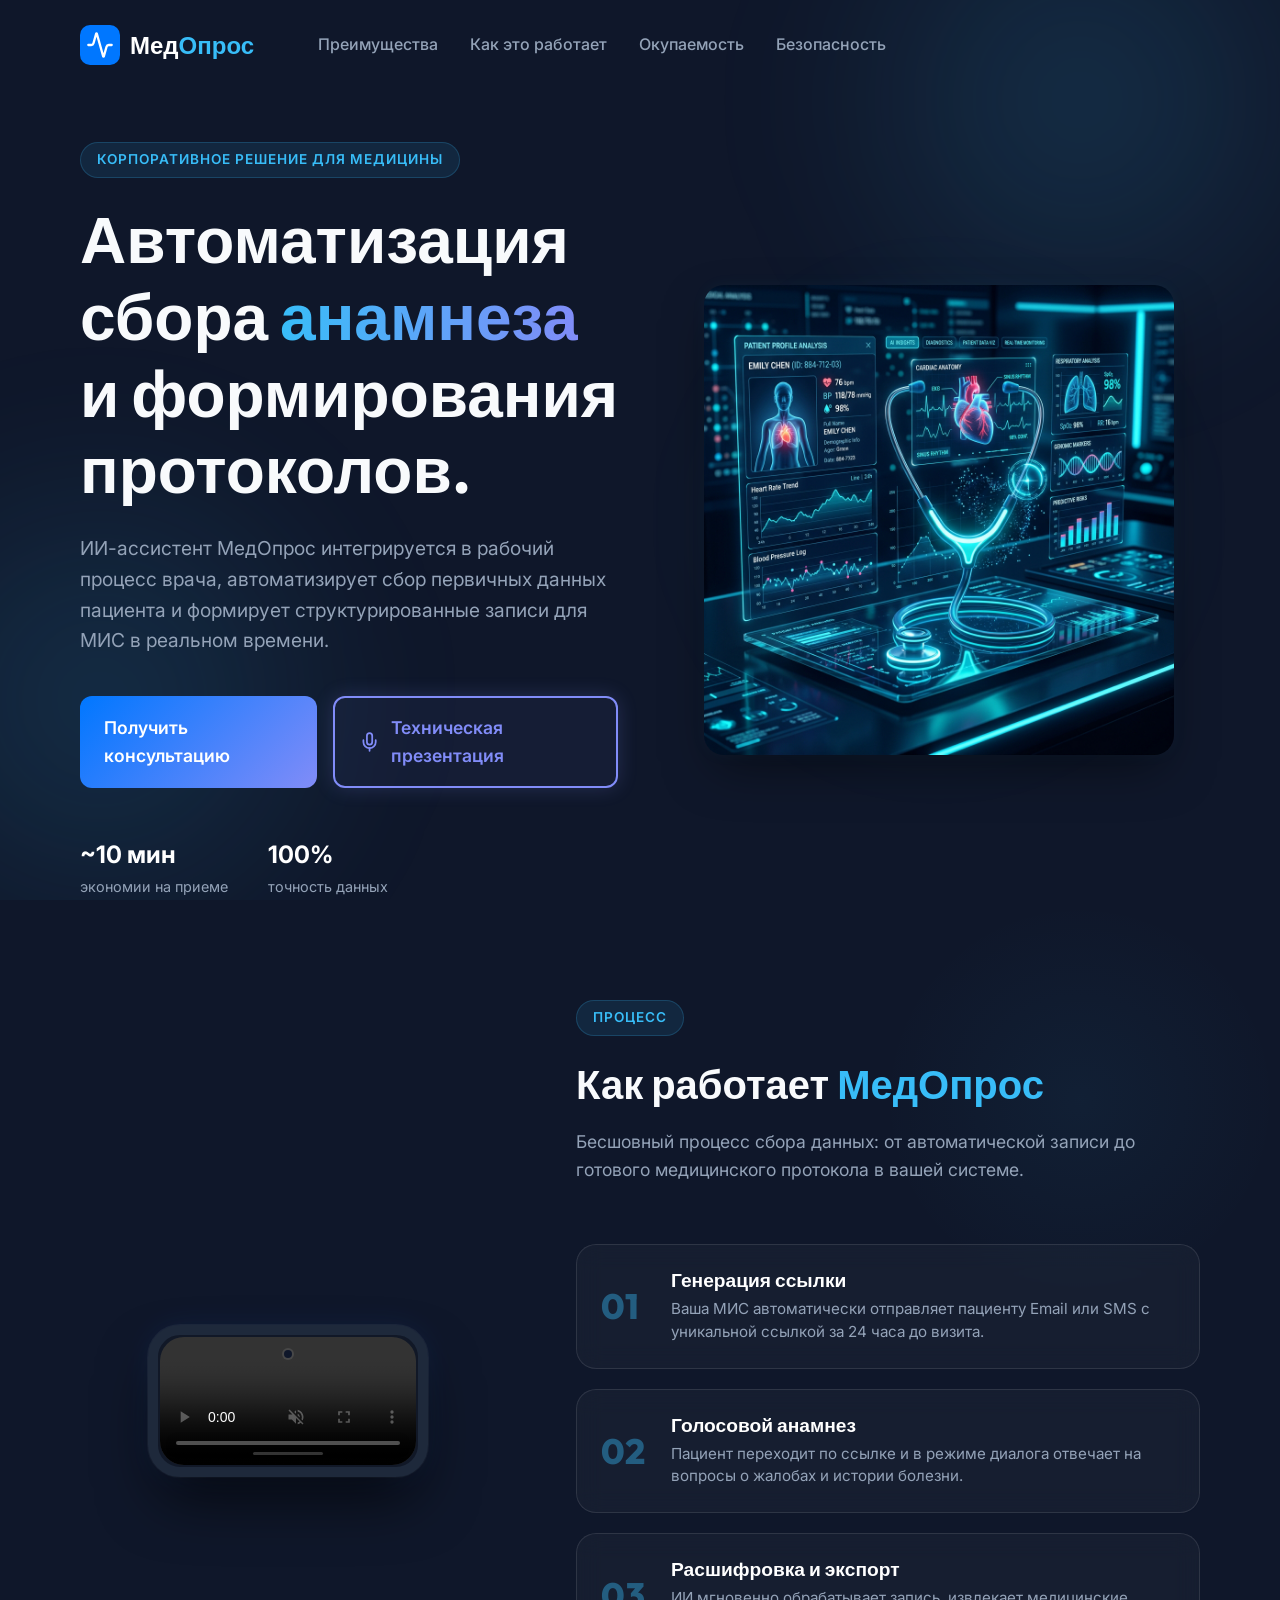
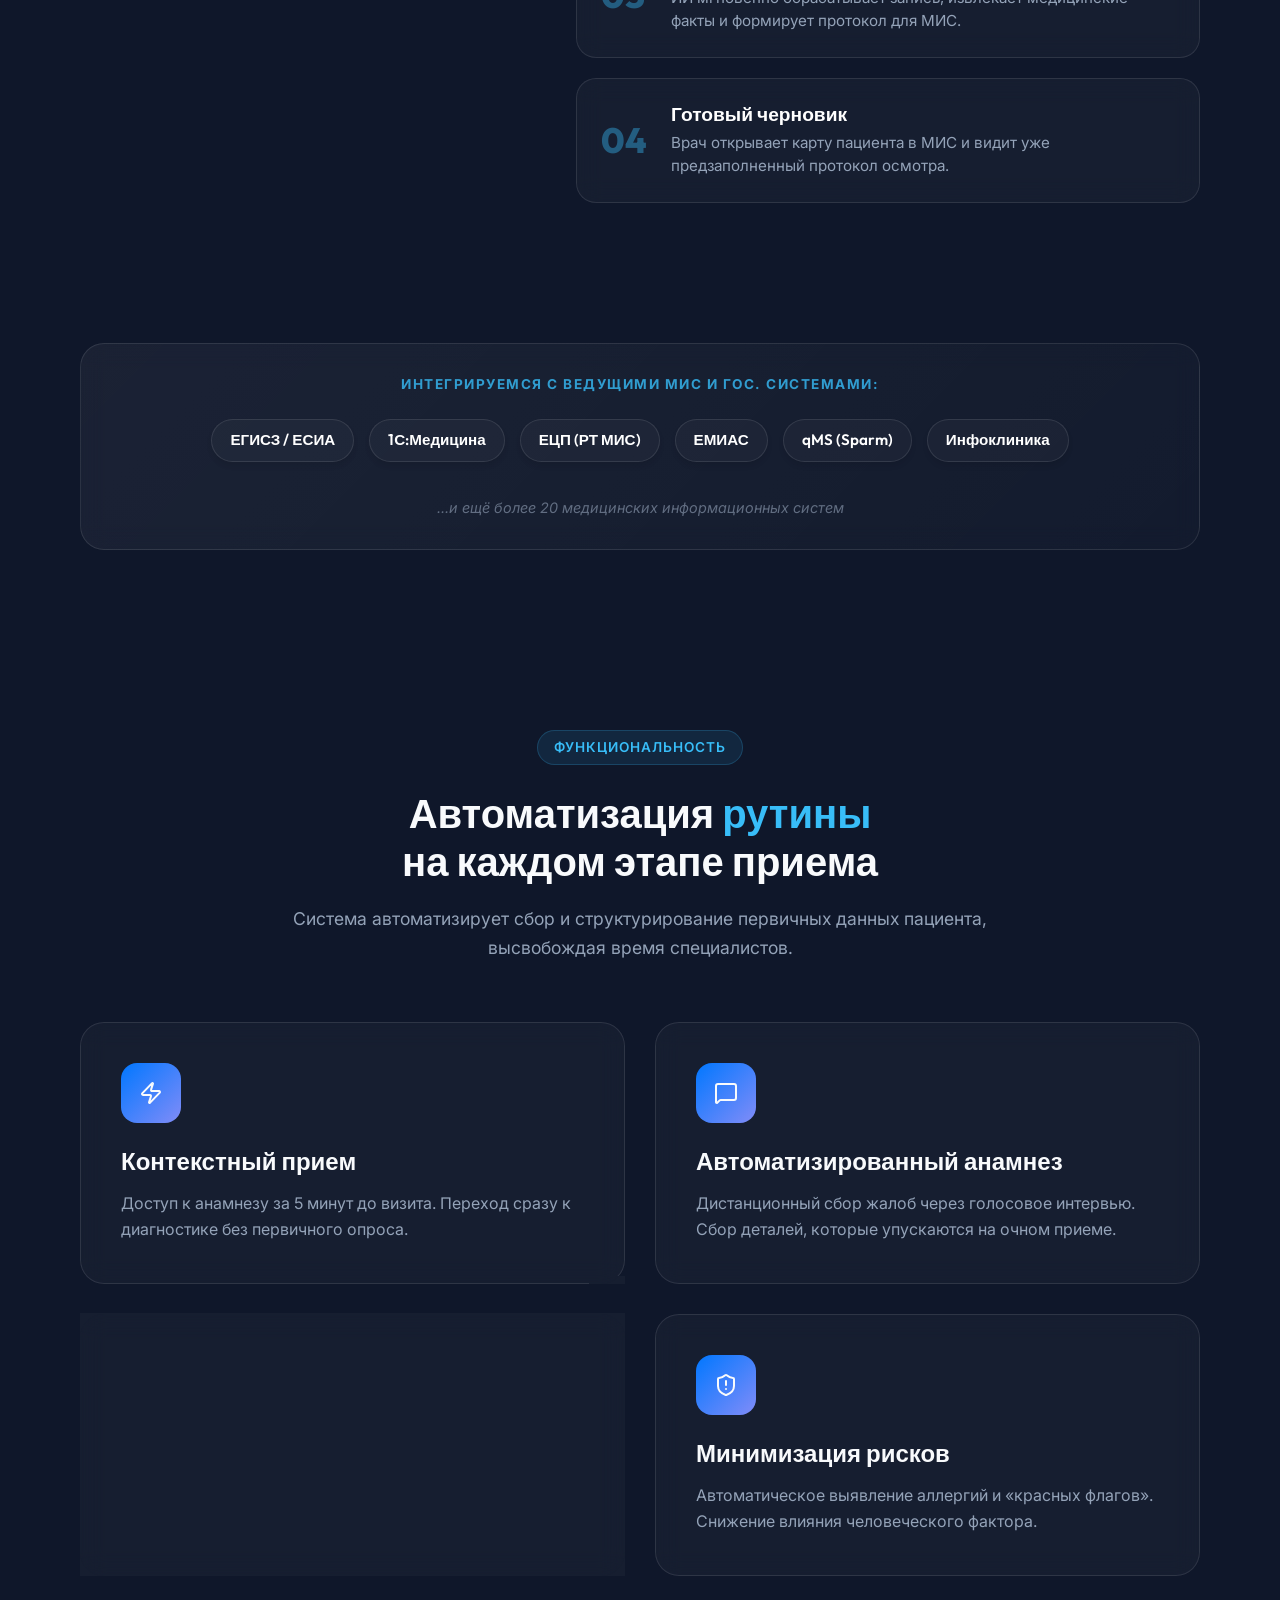
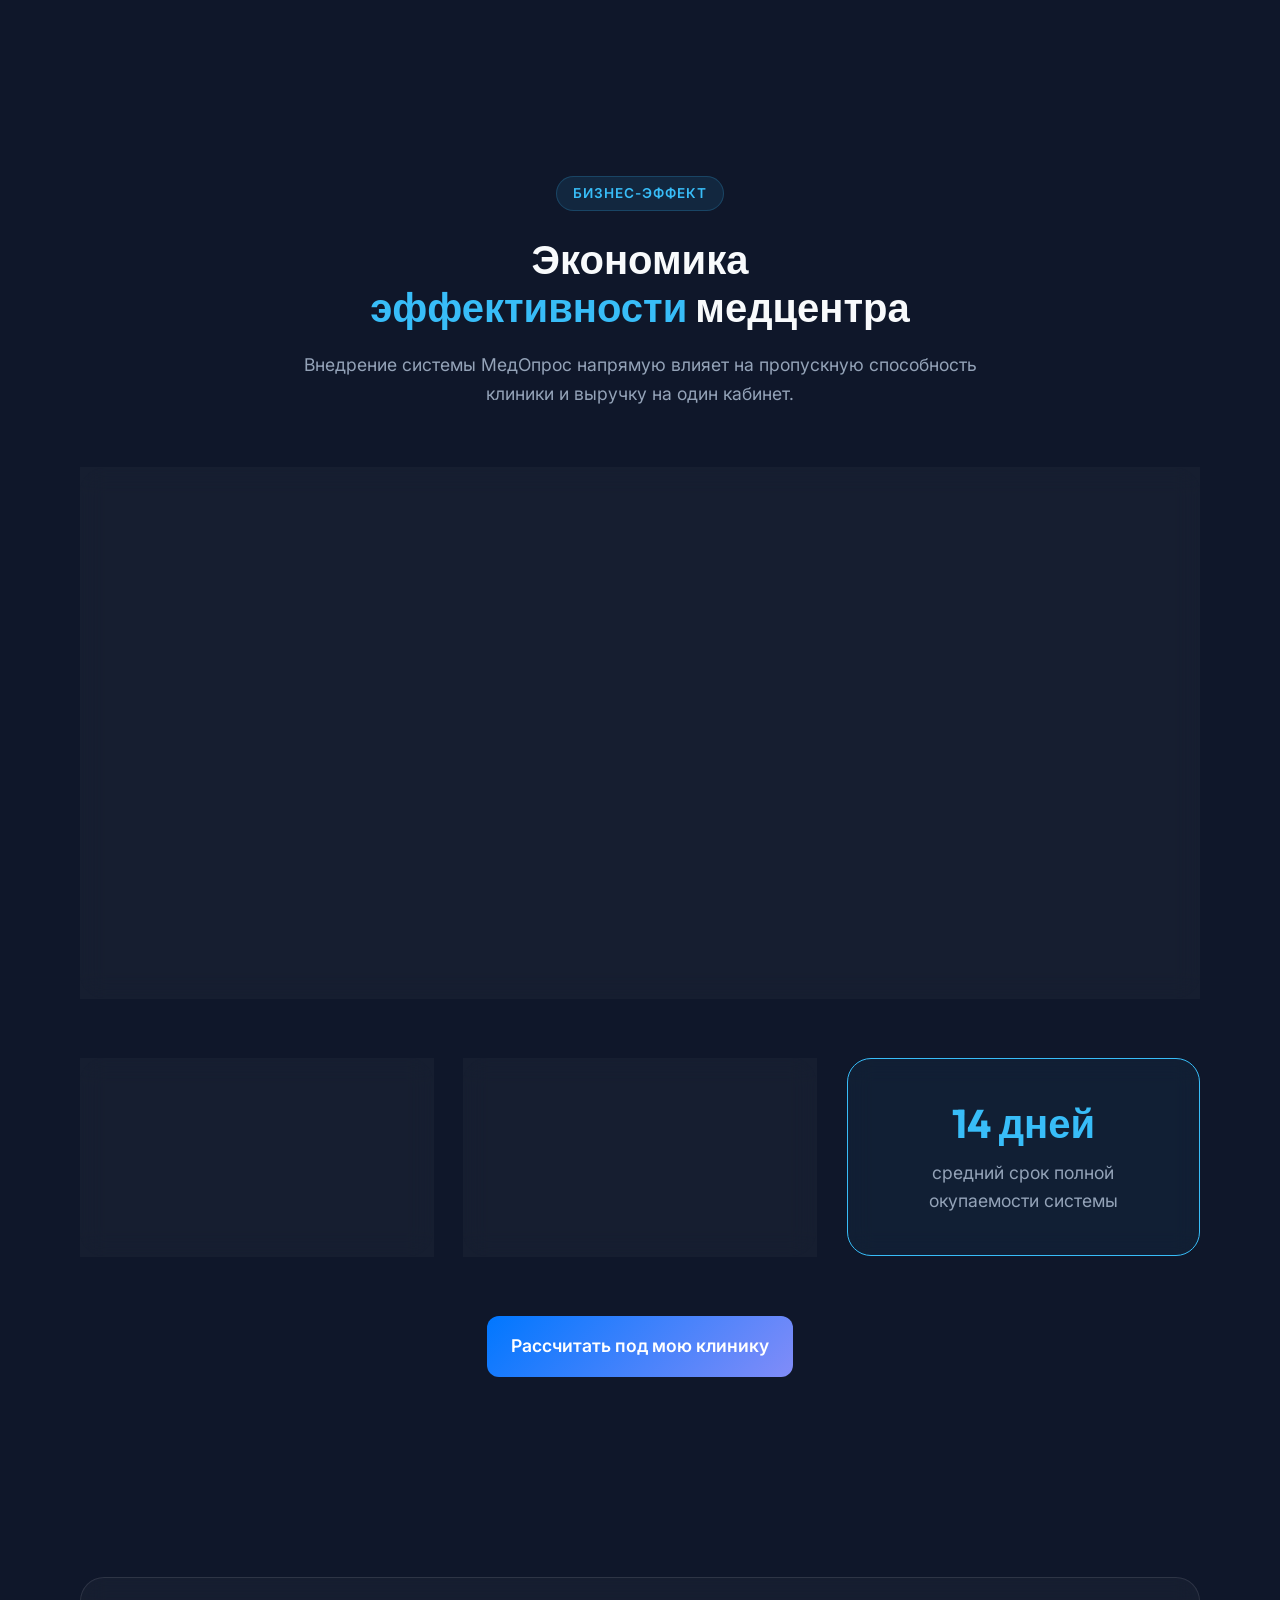
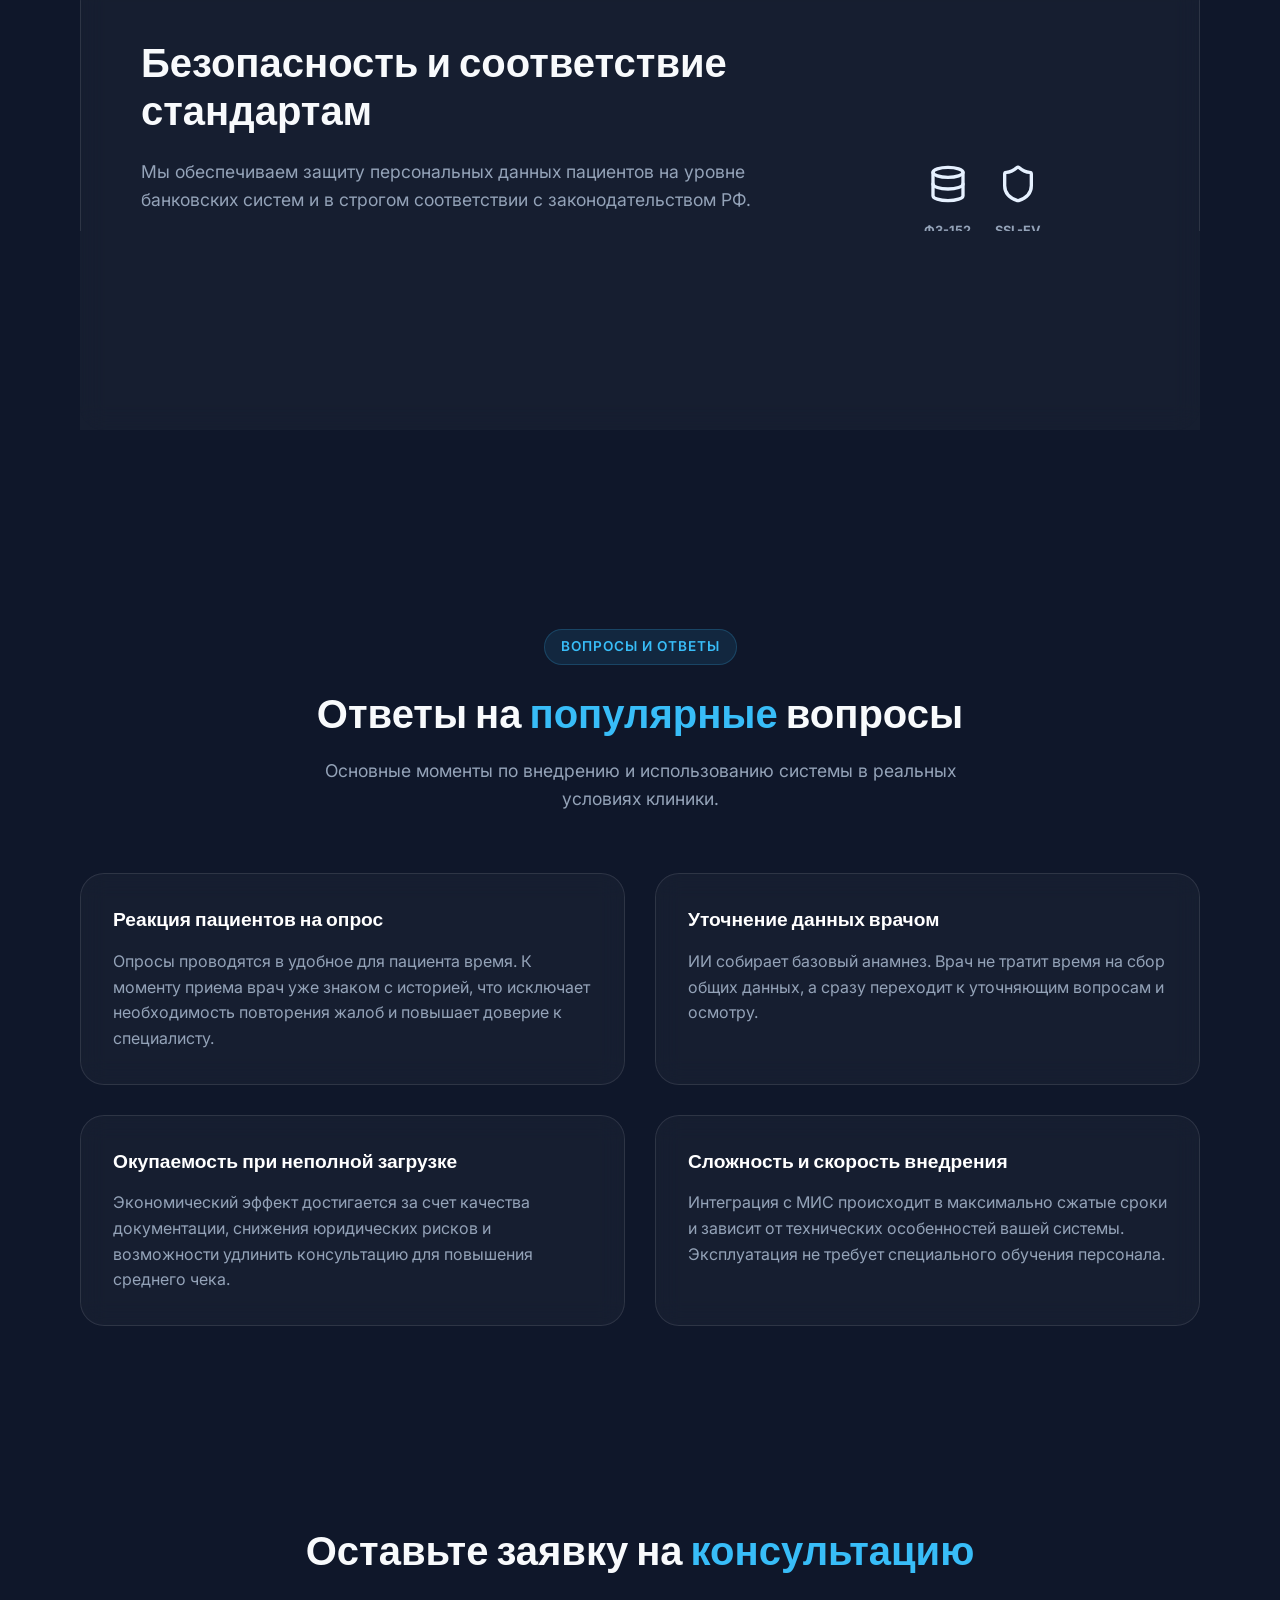
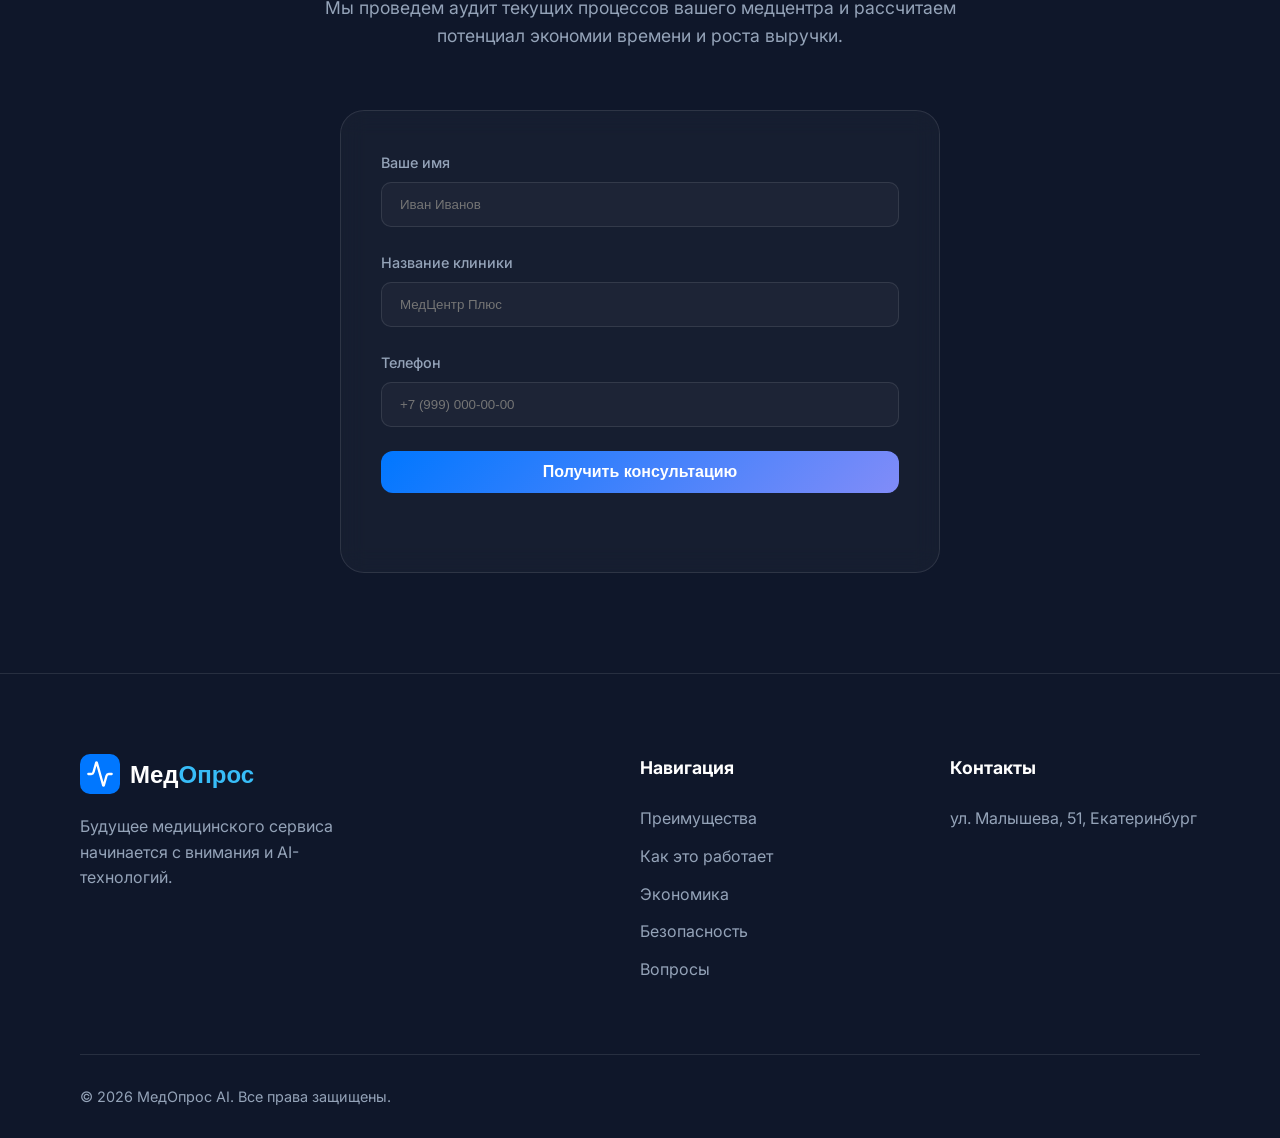
<file: index.html>
<!DOCTYPE html>
<html lang="ru">

<head>
    <meta charset="UTF-8">
    <meta name="viewport" content="width=device-width, initial-scale=1.0">
    <title>МедОпрос — Автоматизация сбора анамнеза и формирования протоколов</title>
    <meta name="description"
        content="ИИ-ассистент МедОпрос интегрируется в рабочий процесс врача, автоматизирует сбор первичных данных пациента и формирует структурированные записи для МИС в реальном времени.">

    <!-- Fonts -->
    <link rel="preconnect" href="https://fonts.googleapis.com">
    <link rel="preconnect" href="https://fonts.gstatic.com" crossorigin>
    <link
        href="https://fonts.googleapis.com/css2?family=Inter:wght@300;400;500;600;700;800&family=Outfit:wght@400;600;700&display=swap"
        rel="stylesheet">

    <!-- Icons -->
    <script src="assets/js/lucide.min.js"></script>
    <link rel="icon" type="image/svg+xml" href="/assets/images/favicon.svg">

    <link rel="stylesheet" href="/assets/css/style.css">
</head>

<body>
    <header class="header">
        <nav class="nav container">
            <a href="#" class="logo">
                <span class="logo-icon">
                    <i data-lucide="activity"></i>
                </span>
                <span class="logo-text">Мед<span>Опрос</span></span>
            </a>
            <ul class="nav-links">
                <li><a href="#features">Преимущества</a></li>
                <li><a href="#how-it-works">Как это работает</a></li>
                <li><a href="#roi">Окупаемость</a></li>
                <li><a href="#security">Безопасность</a></li>
            </ul>
            <a href="#contact" class="btn btn-primary nav-cta">Получить консультацию</a>
            <button class="mobile-menu-btn">
                <i data-lucide="menu"></i>
            </button>
        </nav>
    </header>

    <main>
        <!-- Hero Section -->
        <section class="hero">
            <div class="hero-bg">
                <div class="blob blob-1"></div>
                <div class="blob blob-2"></div>
            </div>
            <div class="container hero-content">
                <div class="hero-text-area">
                    <span class="badge">Корпоративное решение для медицины</span>
                    <h1>Автоматизация сбора <span>анамнеза</span> и&nbsp;формирования протоколов.</h1>
                    <p>ИИ-ассистент МедОпрос интегрируется в рабочий процесс врача, автоматизирует сбор первичных данных
                        пациента и формирует структурированные записи для МИС в реальном времени.</p>
                    <div class="hero-actions">
                        <a href="#contact" class="btn btn-primary btn-lg">Получить консультацию</a>
                        <a href="/app/" class="btn btn-demo btn-lg" target="_blank">
                            <i data-lucide="mic" style="margin-right: 10px;"></i>
                            Техническая презентация
                        </a>
                    </div>
                    <div class="hero-stats">
                        <div class="stat-item">
                            <span class="stat-value">~10 мин</span>
                            <span class="stat-label">экономии на приеме</span>
                        </div>
                        <div class="stat-item">
                            <span class="stat-value">100%</span>
                            <span class="stat-label">точность данных</span>
                        </div>
                    </div>
                </div>
                <div class="hero-image-area">
                    <div class="hero-visual">
                        <img src="assets/images/hero_visual_main.png" alt="Medical AI Visual" class="hero-main-img">
                        <div class="visual-glow"></div>
                    </div>
                </div>
            </div>
        </section>

        <!-- New Demo & Algorithm Section -->
        <section id="how-it-works" class="demo-section section">
            <div class="container">
                <div class="demo-grid">
                    <div class="demo-video-area">
                        <div class="phone-mockup glass">
                            <video id="hero-demo-video" class="product-screenshot" autoplay muted loop playsinline
                                controls preload="auto">
                                <source src="/assets/video/promo.mp4" type="video/mp4">
                                Ваш браузер не поддерживает видео.
                            </video>
                        </div>
                    </div>

                    <div class="demo-content-area">
                        <div class="section-header align-left">
                            <span class="badge">Процесс</span>
                            <h2>Как работает <span>МедОпрос</span></h2>
                            <p>Бесшовный процесс сбора данных: от автоматической записи до готового медицинского
                                протокола в вашей системе.</p>
                        </div>

                        <div class="algo-steps">
                            <div class="algo-card glass">
                                <div class="algo-num">01</div>
                                <div class="algo-info">
                                    <h4>Генерация ссылки</h4>
                                    <p>Ваша МИС автоматически отправляет пациенту Email или SMS с уникальной ссылкой за
                                        24 часа до визита.</p>
                                </div>
                            </div>
                            <div class="algo-card glass">
                                <div class="algo-num">02</div>
                                <div class="algo-info">
                                    <h4>Голосовой анамнез</h4>
                                    <p>Пациент переходит по ссылке и в режиме диалога отвечает на вопросы о жалобах и
                                        истории болезни.</p>
                                </div>
                            </div>
                            <div class="algo-card glass">
                                <div class="algo-num">03</div>
                                <div class="algo-info">
                                    <h4>Расшифровка и экспорт</h4>
                                    <p>ИИ мгновенно обрабатывает запись, извлекает медицинские факты и формирует
                                        протокол для МИС.</p>
                                </div>
                            </div>
                            <div class="algo-card glass">
                                <div class="algo-num">04</div>
                                <div class="algo-info">
                                    <h4>Готовый черновик</h4>
                                    <p>Врач открывает карту пациента в МИС и видит уже предзаполненный протокол осмотра.
                                    </p>
                                </div>
                            </div>
                        </div>
                    </div>
                </div>
            </div>
        </section>

        <!-- Integrations Grid -->
        <section class="integrations-section">
            <div class="container">
                <div class="integrations-glass glass">
                    <span class="integrations-label">Интегрируемся с ведущими МИС и гос. системами:</span>
                    <div class="integrations-logos">
                        <div class="mis-logo">ЕГИСЗ / ЕСИА</div>
                        <div class="mis-logo">1С:Медицина</div>
                        <div class="mis-logo">ЕЦП (РТ МИС)</div>
                        <div class="mis-logo">ЕМИАС</div>
                        <div class="mis-logo">qMS (Sparm)</div>
                        <div class="mis-logo">Инфоклиника</div>
                    </div>
                    <p class="integrations-others">...и ещё более 20 медицинских информационных систем</p>
                </div>
            </div>
        </section>

        <!-- Killer Features Section -->
        <section id="features" class="features section">
            <div class="container">
                <div class="section-header">
                    <span class="badge">Функциональность</span>
                    <h2>Автоматизация <span>рутины</span> на каждом этапе приема</h2>
                    <p>Система автоматизирует сбор и структурирование первичных данных пациента, высвобождая время
                        специалистов.</p>
                </div>
                <div class="feature-grid">
                    <div class="feature-card glass">
                        <div class="icon-box"><i data-lucide="zap"></i></div>
                        <h3>Контекстный прием</h3>
                        <p>Доступ к анамнезу за 5 минут до визита. Переход сразу к диагностике без первичного опроса.
                        </p>
                    </div>
                    <div class="feature-card glass">
                        <div class="icon-box"><i data-lucide="message-square"></i></div>
                        <h3>Автоматизированный анамнез</h3>
                        <p>Дистанционный сбор жалоб через голосовое интервью. Сбор деталей, которые упускаются на очном
                            приеме.</p>
                    </div>
                    <div class="feature-card glass">
                        <div class="icon-box"><i data-lucide="file-text"></i></div>
                        <h3>Интеграция с МИС</h3>
                        <p>Автогенерация медицинского протокола из речи пациента. Валидация данных врачом в несколько
                            кликов.</p>
                    </div>
                    <div class="feature-card glass">
                        <div class="icon-box"><i data-lucide="shield-alert"></i></div>
                        <h3>Минимизация рисков</h3>
                        <p>Автоматическое выявление аллергий и «красных флагов». Снижение влияния человеческого фактора.
                        </p>
                    </div>
                </div>
            </div>
        </section>

        <!-- Economics Section -->
        <section id="roi" class="roi-section section">
            <div class="container">
                <div class="section-header">
                    <span class="badge">Бизнес-эффект</span>
                    <h2>Экономика <span>эффективности</span> медцентра</h2>
                    <p>Внедрение системы МедОпрос напрямую влияет на пропускную способность клиники и выручку на один
                        кабинет.</p>
                </div>

                <div class="economics-grid glass">
                    <div class="econ-column">
                        <div class="econ-tag tag-red">Без МедОпроса</div>
                        <ul class="econ-list">
                            <li><span>12 мин</span> среднее время сбора жалоб вручную</li>
                            <li><span>12-14</span> пациентов — предел смены одного врача</li>
                            <li><span>70% времени</span> работа с документацией на приеме</li>
                            <li><span>Дефицит</span> времени на качественный осмотр и лечение</li>
                        </ul>
                    </div>

                    <div class="econ-divider">
                        <div class="vs-circle">VS</div>
                    </div>

                    <div class="econ-column">
                        <div class="econ-tag tag-green">Система МедОпрос</div>
                        <ul class="econ-list highlight">
                            <li><span>
                                    < 2 мин</span> валидация готового протокола</li>
                            <li><span>+2 пациента</span> к пропускной способности смены</li>
                            <li><span>100% фокус</span> на пациенте во время визита</li>
                            <li><span>150%+</span> окупаемость в первый месяц</li>
                        </ul>
                    </div>
                </div>

                <div class="roi-summary-cards">
                    <div class="roi-summary-card glass">
                        <h4>37 часов</h4>
                        <p>экономии времени врача в месяц</p>
                    </div>
                    <div class="roi-summary-card glass">
                        <h4>800 000 ₽</h4>
                        <p>средний прирост выручки на 10 врачей</p>
                    </div>
                    <div class="roi-summary-card glass highlight-border">
                        <h4>14 дней</h4>
                        <p>средний срок полной окупаемости системы</p>
                    </div>
                </div>

                <div class="roi-cta">
                    <a href="#contact" class="btn btn-primary btn-lg">Рассчитать под мою клинику</a>
                </div>
            </div>
        </section>

        <!-- Security Section -->
        <section id="security" class="security section">
            <div class="container">
                <div class="security-grid glass">
                    <div class="security-content">
                        <h2>Безопасность и соответствие <span>стандартам</span></h2>
                        <p>Мы обеспечиваем защиту персональных данных пациентов на уровне банковских систем и в строгом
                            соответствии с законодательством РФ.</p>
                        <ul class="security-list">
                            <li><i data-lucide="shield-check"></i> Соответствие ФЗ-152 «О персональных данных»</li>
                            <li><i data-lucide="lock"></i> Шифрование данных по протоколу AES-256</li>
                            <li><i data-lucide="server"></i> Хранение данных на серверах в РФ (Tier III)</li>
                            <li><i data-lucide="eye-off"></i> Полная деперсонализация при обработке алгоритмами</li>
                        </ul>
                    </div>
                    <div class="security-badges">
                        <div class="badge-item">
                            <i data-lucide="database"></i>
                            <span>ФЗ-152</span>
                        </div>
                        <div class="badge-item">
                            <i data-lucide="shield"></i>
                            <span>SSL-EV</span>
                        </div>
                    </div>
                </div>
            </div>
        </section>

        <!-- FAQ Section -->
        <section id="faq" class="faq section">
            <div class="container">
                <div class="section-header">
                    <span class="badge">Вопросы и ответы</span>
                    <h2>Ответы на <span>популярные</span> вопросы</h2>
                    <p>Основные моменты по внедрению и использованию системы в реальных условиях клиники.</p>
                </div>

                <div class="faq-grid">
                    <div class="faq-item glass">
                        <h4>Реакция пациентов на опрос</h4>
                        <p>Опросы проводятся в удобное для пациента время. К моменту приема врач уже знаком с историей,
                            что исключает необходимость повторения жалоб и повышает доверие к специалисту.</p>
                    </div>
                    <div class="faq-item glass">
                        <h4>Уточнение данных врачом</h4>
                        <p>ИИ собирает базовый анамнез. Врач не тратит время на сбор общих данных, а сразу переходит к
                            уточняющим вопросам и осмотру.</p>
                    </div>
                    <div class="faq-item glass">
                        <h4>Окупаемость при неполной загрузке</h4>
                        <p>Экономический эффект достигается за счет качества документации, снижения юридических рисков и
                            возможности удлинить консультацию для повышения среднего чека.</p>
                    </div>
                    <div class="faq-item glass">
                        <h4>Сложность и скорость внедрения</h4>
                        <p>Интеграция с МИС происходит в максимально сжатые сроки и зависит от технических особенностей вашей системы. Эксплуатация не требует специального обучения персонала.</p>
                    </div>
                </div>
            </div>
        </section>

        <!-- Contact Section -->
        <section id="contact" class="contact section">
            <div class="container">
                <div class="section-header">
                    <h2>Оставьте заявку на <span>консультацию</span></h2>
                    <p>Мы проведем аудит текущих процессов вашего медцентра и рассчитаем потенциал экономии времени и
                        роста выручки.</p>
                </div>
                <div class="contact-grid">
                    <form id="contact-form" class="contact-form glass">
                        <div class="form-group">
                            <label>Ваше имя</label>
                            <input type="text" name="name" placeholder="Иван Иванов" required>
                        </div>
                        <div class="form-group">
                            <label>Название клиники</label>
                            <input type="text" name="clinic" placeholder="МедЦентр Плюс" required>
                        </div>
                        <div class="form-group">
                            <label>Телефон</label>
                            <input type="tel" name="phone" placeholder="+7 (999) 000-00-00" required>
                        </div>
                        <button type="submit" class="btn btn-primary btn-block">Получить консультацию</button>
                        <div id="form-status" class="form-status"></div>
                    </form>
                </div>
            </div>
        </section>
    </main>

    <footer class="footer">
        <div class="container">
            <div class="footer-grid">
                <div class="footer-col">
                    <a href="#" class="logo">
                        <span class="logo-icon"><i data-lucide="activity"></i></span>
                        <span class="logo-text">Мед<span>Опрос</span></span>
                    </a>
                    <p class="footer-desc">Будущее медицинского сервиса начинается с внимания и AI-технологий.</p>
                </div>
                <div class="footer-col">
                    <h6>Навигация</h6>
                    <ul class="footer-list">
                        <li><a href="#features">Преимущества</a></li>
                        <li><a href="#how-it-works">Как это работает</a></li>
                        <li><a href="#roi">Экономика</a></li>
                        <li><a href="#security">Безопасность</a></li>
                        <li><a href="#faq">Вопросы</a></li>
                    </ul>
                </div>
                <div class="footer-col">
                    <h6>Контакты</h6>
                    <ul class="footer-list">
                        <li>ул. Малышева, 51, Екатеринбург</li>
                    </ul>
                </div>
            </div>
            <div class="footer-bottom">
                <p>&copy; 2026 МедОпрос AI. Все права защищены.</p>

            </div>
        </div>
    </footer>
    <!-- Mobile Nav Overlay -->
    <div class="mobile-nav-overlay">
        <div class="mobile-nav-content glass">
            <button class="close-menu"><i data-lucide="x"></i></button>
            <ul class="mobile-nav-links">
                <li><a href="#features">Преимущества</a></li>
                <li><a href="#how-it-works">Как работает</a></li>
                <li><a href="#roi">Экономика</a></li>
                <li><a href="#security">Безопасность</a></li>
                <li><a href="#faq">Вопросы</a></li>
            </ul>
            <a href="#contact" class="btn btn-primary">Получить консультацию</a>
        </div>
    </div>

    <script src="assets/js/main.js"></script>
</body>

</html>
</file>
<file: assets/css/style.css>
/* Icons Fix for Mobile */
i[data-lucide],
.lucide {
    width: 24px !important;
    height: 24px !important;
    display: inline-block;
    stroke-width: 2;
}

.logo-icon i[data-lucide],
.logo-icon .lucide {
    width: 28px !important;
    height: 28px !important;
}

.feature-icon i[data-lucide],
.feature-icon .lucide {
    width: 32px !important;
    height: 32px !important;
    color: var(--primary-light);
}

.badge-item i[data-lucide],
.badge-item .lucide {
    width: 40px !important;
    height: 40px !important;
    color: var(--primary-light);
    margin-bottom: 5px;
}

:root {
    /* Color Palette - Premium Medical/AI Theme */
    --primary-h: 212;
    --primary-s: 100%;
    --primary-l: 50%;
    --primary: hsl(var(--primary-h), var(--primary-s), var(--primary-l));
    --primary-dark: hsl(var(--primary-h), var(--primary-s), 40%);
    --primary-light: hsl(var(--primary-h), var(--primary-s), 95%);

    --secondary: #818CF8;
    --accent: #38BDF8;

    --background: #0F172A;
    /* Deep Slate */
    --surface: #1E293B;
    --text: #F8FAFC;
    --text-muted: #94A3B8;

    --glass: rgba(255, 255, 255, 0.03);
    --glass-border: rgba(255, 255, 255, 0.1);

    --container-width: 1200px;
    --section-padding: 100px 0;

    --transition-fast: 0.2s ease;
    --transition-base: 0.4s cubic-bezier(0.4, 0, 0.2, 1);
}

* {
    margin: 0;
    padding: 0;
    box-sizing: border-box;
}

html {
    scroll-behavior: smooth;
}

body {
    background-color: var(--background);
    color: var(--text);
    font-family: 'Inter', sans-serif;
    line-height: 1.6;
    overflow-x: hidden;
}

h1,
h2,
h3,
h4 {
    font-family: 'Outfit', sans-serif;
    font-weight: 700;
    line-height: 1.2;
}

span.badge {
    display: inline-block;
    padding: 6px 16px;
    background: rgba(56, 189, 248, 0.1);
    border: 1px solid rgba(56, 189, 248, 0.2);
    color: var(--accent);
    border-radius: 100px;
    font-size: 0.85rem;
    font-weight: 600;
    margin-bottom: 24px;
    text-transform: uppercase;
    letter-spacing: 1px;
}

.container {
    max-width: var(--container-width);
    margin: 0 auto;
    padding: 0 40px;
}

.section {
    padding: var(--section-padding);
}

.text-center {
    text-align: center;
}

/* Glassmorphism Utility */
.glass {
    background: var(--glass);
    backdrop-filter: blur(12px);
    border: 1px solid var(--glass-border);
    border-radius: 24px;
}

/* Buttons */
.btn {
    display: inline-flex;
    align-items: center;
    justify-content: center;
    padding: 12px 28px;
    border-radius: 12px;
    font-weight: 600;
    text-decoration: none;
    transition: var(--transition-base);
    cursor: pointer;
    font-size: 1rem;
    border: none;
}

.btn:active {
    transform: translateY(0) scale(0.98);
}

.btn-primary {
    background: linear-gradient(135deg, var(--primary), var(--secondary));
    color: white;
    box-shadow: 0 10px 20px -5px rgba(var(--primary-h), 100%, 50%, 0.4);
}

.btn-primary:hover {
    transform: translateY(-2px);
    box-shadow: 0 15px 30px -5px rgba(var(--primary-h), 100%, 50%, 0.5);
}

.btn-outline {
    background: transparent;
    border: 2px solid var(--glass-border);
    color: white;
}

.btn-outline:hover {
    background: var(--glass-border);
}

.btn-demo {
    background: rgba(129, 140, 248, 0.05);
    border: 2px solid var(--secondary);
    color: var(--secondary);
    box-shadow: 0 0 20px rgba(129, 140, 248, 0.2);
}

.btn-demo:hover {
    background: rgba(129, 140, 248, 0.15);
    box-shadow: 0 0 30px rgba(129, 140, 248, 0.4);
    transform: translateY(-2px);
    color: white;
}



.btn-lg {
    padding: 16px 24px;
    font-size: 1.1rem;
}

.btn-block {
    width: 100%;
}

/* Header & Nav */
.header {
    position: fixed;
    top: 0;
    left: 0;
    width: 100%;
    z-index: 1000;
    padding: 20px 0;
    transition: var(--transition-fast);
}

.header.scrolled {
    background: rgba(15, 23, 42, 0.8);
    backdrop-filter: blur(8px);
    padding: 12px 0;
    border-bottom: 1px solid var(--glass-border);
}

.nav-cta {
    opacity: 0;
    transform: translateY(-10px);
    pointer-events: none;
    transition: all 0.3s ease;
}

.header.scrolled .nav-cta {
    opacity: 1;
    transform: translateY(0);
    pointer-events: auto;
}

.nav {
    display: flex;
    align-items: center;
    justify-content: space-between;
}

.logo {
    display: flex;
    align-items: center;
    gap: 10px;
    text-decoration: none;
    color: white;
    font-family: 'Outfit', sans-serif;
    font-size: 1.5rem;
    font-weight: 700;
}

.logo-icon {
    width: 40px;
    height: 40px;
    background: var(--primary);
    border-radius: 10px;
    display: flex;
    align-items: center;
    justify-content: center;
}

.logo-text span {
    color: var(--accent);
}

.nav-links {
    display: flex;
    gap: 32px;
    list-style: none;
}

.nav-links a {
    text-decoration: none;
    color: var(--text-muted);
    font-weight: 500;
    transition: var(--transition-fast);
}

.nav-links a:hover {
    color: white;
}

.nav-app-link {
    display: flex;
    align-items: center;
    gap: 8px;
    color: var(--accent) !important;
    font-weight: 600;
    padding: 8px 16px;
    border-radius: 12px;
    background: rgba(56, 189, 248, 0.05);
    border: 1px solid rgba(56, 189, 248, 0.2);
    transition: var(--transition-base);
    text-decoration: none;
    font-size: 0.95rem;
}

.nav-app-link:hover {
    background: rgba(56, 189, 248, 0.15);
    transform: translateY(-2px);
    box-shadow: 0 5px 15px rgba(56, 189, 248, 0.2);
}

.nav-app-link i {
    width: 16px !important;
    height: 16px !important;
}

.mobile-app-link {
    display: flex;
    align-items: center;
    justify-content: center;
    gap: 10px;
    color: var(--accent) !important;
    font-weight: 700 !important;
    background: rgba(56, 189, 248, 0.1);
    padding: 16px;
    border-radius: 16px;
    width: 100%;
    text-decoration: none;
    margin-top: 10px;
}

.mobile-menu-btn {
    display: none;
    background: none;
    border: none;
    color: white;
    cursor: pointer;
}

/* Hero Section */
.hero {
    min-height: 100vh;
    display: flex;
    align-items: center;
    position: relative;
    padding-top: 140px;
    overflow: hidden;
}

.hero-bg {
    position: absolute;
    top: 0;
    left: 0;
    width: 100%;
    height: 100%;
    z-index: -1;
}

.blob {
    position: absolute;
    width: 600px;
    height: 600px;
    background: radial-gradient(circle, rgba(56, 189, 248, 0.15) 0%, rgba(15, 23, 42, 0) 70%);
    border-radius: 50%;
    filter: blur(60px);
}

.blob-1 {
    top: -200px;
    right: -100px;
    animation: float 20s infinite alternate;
}

.blob-2 {
    bottom: -100px;
    left: -200px;
    animation: float 25s infinite alternate-reverse;
}

.hero-content {
    display: grid;
    grid-template-columns: 1fr 1fr;
    gap: 60px;
    align-items: center;
}

.hero-text-area h1 {
    font-size: clamp(2.5rem, 5vw, 4rem);
    margin-bottom: 24px;
    text-wrap: balance;
}

.hero-text-area h1 span {
    background: linear-gradient(to right, var(--accent), var(--secondary));
    -webkit-background-clip: text;
    background-clip: text;
    -webkit-text-fill-color: transparent;
}

.hero-text-area p {
    font-size: 1.2rem;
    color: var(--text-muted);
    margin-bottom: 40px;
    max-width: 540px;
}

.hero-actions {
    display: flex;
    gap: 16px;
    margin-bottom: 48px;
}

.hero-stats {
    display: flex;
    gap: 40px;
}

.stat-item {
    display: flex;
    flex-direction: column;
}

.stat-value {
    font-size: 1.5rem;
    font-weight: 700;
    color: white;
}

.stat-label {
    font-size: 0.9rem;
    color: var(--text-muted);
}

/* Mockups */
.tablet-mockup {
    width: 100%;
    max-width: 100%;
    /* Horizontal orientation */
    margin: 0 auto;
    background: #334155;
    /* Lighter slate for contrast */
    border: 12px solid #1e293b;
    border-radius: 36px;
    position: relative;
    padding: 2px;
    box-shadow:
        0 30px 60px -12px rgba(0, 0, 0, 0.7),
        0 0 0 1px rgba(255, 255, 255, 0.1),
        0 0 30px rgba(59, 130, 246, 0.2);
    overflow: hidden;
    line-height: 0;
}

.tablet-mockup::before {
    content: '';
    position: absolute;
    top: 5px;
    left: 50%;
    transform: translateX(-50%);
    width: 40px;
    height: 4px;
    background: #0f172a;
    border-radius: 10px;
    z-index: 10;
}

.phone-mockup::before {
    content: '';
    position: absolute;
    top: 15px;
    left: 50%;
    transform: translateX(-50%);
    width: 8px;
    height: 8px;
    background: #0f172a;
    border-radius: 50%; /* Punch-hole camera for Android */
    z-index: 10;
    box-shadow: 0 0 0 2px rgba(255, 255, 255, 0.1);
}

.phone-mockup {
    width: 280px;
    margin: 0 auto;
    background: #111827; /* Darker, more Android-like */
    border: 10px solid #1e293b;
    border-radius: 32px; /* Slightly less rounded for Android */
    position: relative;
    padding: 2px;
    box-shadow:
        0 30px 60px -12px rgba(0, 0, 0, 0.7),
        0 0 0 1px rgba(255, 255, 255, 0.05),
        0 0 30px rgba(59, 130, 246, 0.1);
    overflow: hidden;
    line-height: 0;
}

.phone-mockup::after {
    content: '';
    position: absolute;
    bottom: 12px;
    left: 50%;
    transform: translateX(-50%);
    width: 70px;
    height: 3px;
    background: rgba(255, 255, 255, 0.2); /* Slimmer, subtle gesture pill */
    border-radius: 10px;
    z-index: 10;
}

.product-screenshot {
    width: 100%;
    height: auto;
    border-radius: 24px;
    /* Matches tablet corners */
    display: block;
    transition: var(--transition-base);
    object-fit: cover;
}

.tablet-mockup:hover .product-screenshot,
.phone-mockup:hover .product-screenshot {
    transform: scale(1.03);
}

.browser-mockup:hover .product-screenshot {
    transform: scale(1.02);
}

/* Section Headers */
.section-header {
    text-align: center;
    max-width: 700px;
    margin: 0 auto 60px;
}

.section-header h2 {
    font-size: 2.5rem;
    margin-bottom: 20px;
    text-wrap: balance;
}

.section-header h2 span {
    color: var(--accent);
}

.section-header p {
    color: var(--text-muted);
    font-size: 1.1rem;
}

.section-header.align-left {
    text-align: left;
    margin-left: 0;
}

/* Feature Grid */
.feature-grid {
    display: grid;
    grid-template-columns: repeat(2, 1fr);
    gap: 30px;
}

.feature-card {
    padding: 40px;
    transition: var(--transition-base);
    position: relative;
    overflow: hidden;
}

.feature-card::before {
    content: '';
    position: absolute;
    top: 0;
    left: 0;
    width: 100%;
    height: 100%;
    background: linear-gradient(135deg, var(--primary), transparent);
    opacity: 0;
    transition: var(--transition-base);
    z-index: -1;
}

.feature-card:hover::before {
    opacity: 0.1;
}

.feature-card:hover {
    transform: translateY(-10px);
    border-color: var(--accent);
    box-shadow: 0 20px 40px -10px rgba(0, 0, 0, 0.3);
}

.icon-box {
    width: 60px;
    height: 60px;
    background: linear-gradient(135deg, var(--primary), var(--secondary));
    border-radius: 16px;
    display: flex;
    align-items: center;
    justify-content: center;
    margin-bottom: 24px;
}

.feature-card h3 {
    font-size: 1.5rem;
    margin-bottom: 16px;
}

.feature-card p {
    color: var(--text-muted);
}

/* Demo Section Styles */
.demo-video-container {
    position: relative;
    max-width: 900px;
    margin: 0 auto;
    overflow: hidden;
    cursor: pointer;
    line-height: 0;
}

.demo-img {
    width: 100%;
    height: auto;
    transition: var(--transition-base);
}

.demo-video-container:hover .demo-img {
    transform: scale(1.02);
}

.play-overlay {
    position: absolute;
    top: 0;
    left: 0;
    width: 100%;
    height: 100%;
    display: flex;
    align-items: center;
    justify-content: center;
    background: rgba(15, 23, 42, 0.2);
    transition: var(--transition-base);
}

.demo-video-container:hover .play-overlay {
    background: rgba(15, 23, 42, 0.4);
}

.play-button {
    width: 80px;
    height: 80px;
    background: var(--primary);
    border-radius: 50%;
    display: flex;
    align-items: center;
    justify-content: center;
    color: white;
    box-shadow: 0 0 0 0 rgba(37, 99, 235, 0.5);
    animation: pulse-blue 2s infinite;
    transition: var(--transition-base);
}

.play-button i {
    width: 32px;
    height: 32px;
    margin-left: 4px;
}

.demo-video-container:hover .play-button {
    transform: scale(1.1);
    background: var(--secondary);
}

@keyframes pulse-blue {
    0% {
        box-shadow: 0 0 0 0 rgba(37, 99, 235, 0.7);
    }

    70% {
        box-shadow: 0 0 0 20px rgba(37, 99, 235, 0);
    }

    100% {
        box-shadow: 0 0 0 0 rgba(37, 99, 235, 0);
    }
}



/* Economics Section Detailed */
.economics-grid {
    display: flex;
    padding: 30px;
    gap: 20px;
    align-items: stretch;
    margin-bottom: 50px;
    position: relative;
}

.econ-column {
    flex: 1;
    padding: 40px;
}

.econ-tag {
    display: inline-block;
    padding: 6px 16px;
    border-radius: 8px;
    font-weight: 700;
    font-size: 0.9rem;
    margin-bottom: 30px;
}

.tag-red {
    background: rgba(239, 68, 68, 0.1);
    color: #EF4444;
}

.tag-green {
    background: rgba(34, 197, 94, 0.1);
    color: #22C55E;
}

.econ-list {
    list-style: none;
    display: flex;
    flex-direction: column;
    gap: 24px;
}

.econ-list li {
    font-size: 1.1rem;
    color: var(--text-muted);
}

.econ-list li span {
    display: block;
    color: white;
    font-weight: 700;
    font-size: 1.2rem;
    margin-bottom: 4px;
}

.econ-list.highlight li span {
    color: var(--accent);
}

.econ-divider {
    display: flex;
    align-items: center;
    position: relative;
    width: 2px;
    background: var(--glass-border);
}

.vs-circle {
    position: absolute;
    left: 50%;
    top: 50%;
    transform: translate(-50%, -50%);
    width: 50px;
    height: 50px;
    background: var(--surface);
    border: 1px solid var(--glass-border);
    border-radius: 50%;
    display: flex;
    align-items: center;
    justify-content: center;
    font-weight: 800;
    color: var(--text-muted);
    z-index: 2;
}

.roi-summary-cards {
    display: grid;
    grid-template-columns: repeat(3, 1fr);
    gap: 30px;
    margin-top: 60px;
}

.roi-summary-card {
    padding: 40px;
    text-align: center;
    transition: var(--transition-base);
}

.roi-summary-card h4 {
    font-size: 2.5rem;
    color: var(--accent);
    margin-bottom: 12px;
}

.roi-summary-card p {
    color: var(--text-muted);
    font-size: 1.1rem;
}

.roi-summary-card.highlight-border {
    border-color: var(--accent);
    background: rgba(56, 189, 248, 0.05);
}

.roi-cta {
    text-align: center;
    margin-top: 60px;
}

/* Security Section Styles */
.security-grid {
    display: grid;
    grid-template-columns: 2fr 1fr;
    gap: 60px;
    padding: 60px;
    align-items: center;
}

.security-content h2 {
    font-size: 2.5rem;
    margin-bottom: 24px;
}

.security-content p {
    color: var(--text-muted);
    font-size: 1.1rem;
    margin-bottom: 32px;
}

.security-list {
    list-style: none;
    display: grid;
    grid-template-columns: 1fr 1fr;
    gap: 20px;
}

.security-list li {
    display: flex;
    align-items: center;
    gap: 12px;
    color: white;
    font-weight: 500;
}

.security-list i {
    color: var(--accent);
    width: 20px;
}

.security-badges {
    display: flex;
    gap: 24px;
    justify-content: center;
}

.badge-item {
    display: flex;
    flex-direction: column;
    align-items: center;
    gap: 12px;
    color: var(--text-muted);
    font-size: 0.8rem;
    font-weight: 700;
}

.badge-item i {
    width: 60px;
    height: 60px;
    background: rgba(255, 255, 255, 0.05);
    border: 1px solid var(--glass-border);
    border-radius: 50%;
    display: flex;
    align-items: center;
    justify-content: center;
    color: var(--accent);
}

/* FAQ Section */
.faq-grid {
    display: grid;
    grid-template-columns: repeat(2, 1fr);
    gap: 30px;
}

.faq-item {
    padding: 32px;
}

.faq-item h4 {
    font-size: 1.2rem;
    color: white;
    margin-bottom: 16px;
    line-height: 1.4;
    text-wrap: balance;
}

.faq-item p {
    color: var(--text-muted);
    font-size: 1rem;
    line-height: 1.6;
}

/* Contact Section */
.contact-grid {
    display: flex;
    justify-content: center;
    width: 100%;
}
.form-group {
    margin-bottom: 24px;
}

.form-group label {
    display: block;
    margin-bottom: 8px;
    font-size: 0.9rem;
    font-weight: 500;
    color: var(--text-muted);
}

.contact-form {
    padding: 40px;
    width: 100%;
    max-width: 600px;
}

.contact-form input {
    width: 100%;
    padding: 14px 18px;
    background: rgba(255, 255, 255, 0.03);
    border: 1px solid var(--glass-border);
    border-radius: 10px;
    color: white;
    outline: none;
    transition: var(--transition-fast);
}

.contact-form input:focus {
    border-color: var(--accent);
    background: rgba(255, 255, 255, 0.06);
}

.form-status {
    margin-top: 15px;
    padding: 12px;
    border-radius: 8px;
    font-size: 0.9rem;
    text-align: center;
    transition: opacity 0.5s ease;
}

.form-status.success {
    background: rgba(34, 197, 94, 0.1);
    color: #22C55E;
    border: 1px solid rgba(34, 197, 94, 0.2);
}

.form-status.error {
    background: rgba(239, 68, 68, 0.1);
    color: #EF4444;
    border: 1px solid rgba(239, 68, 68, 0.2);
}

/* Integrations */
.integrations {
    padding: 40px 0;
}

.integrations-inner {
    padding: 30px 40px;
    display: flex;
    align-items: center;
    justify-content: space-between;
}

.integrations-inner p {
    color: var(--text-muted);
    font-weight: 500;
}

.logos-row {
    display: flex;
    gap: 40px;
    opacity: 0.6;
}

.logo-item {
    font-weight: 800;
    font-family: 'Outfit', sans-serif;
    font-size: 1.1rem;
    color: white;
}

/* Footer Enhanced */
.footer {
    padding: 80px 0 30px;
    border-top: 1px solid var(--glass-border);
}

.footer-grid {
    display: grid;
    grid-template-columns: 2fr 1fr 1fr;
    gap: 60px;
    margin-bottom: 60px;
}

.footer-desc {
    margin-top: 20px;
    color: var(--text-muted);
    max-width: 300px;
}

.footer-col h6 {
    color: white;
    font-size: 1.1rem;
    margin-bottom: 24px;
}

.footer-list {
    list-style: none;
}

.footer-list li {
    margin-bottom: 12px;
    color: var(--text-muted);
}

.footer-list a {
    color: var(--text-muted);
    text-decoration: none;
    transition: var(--transition-fast);
}

.footer-list a:hover {
    color: var(--accent);
}

.footer-bottom {
    display: flex;
    justify-content: space-between;
    align-items: center;
    color: var(--text-muted);
    font-size: 0.9rem;
    padding-top: 30px;
    border-top: 1px solid var(--glass-border);
}

.footer-links {
    display: flex;
    gap: 24px;
}

.footer-links a {
    color: var(--text-muted);
    text-decoration: none;
}

/* Mobile Nav Overlay */
.mobile-nav-overlay {
    position: fixed;
    top: 0;
    left: 0;
    width: 100%;
    height: 100%;
    background: rgba(15, 23, 42, 0.95);
    backdrop-filter: blur(15px);
    z-index: 2000;
    display: none;
    flex-direction: column;
    justify-content: center;
    align-items: center;
}

.mobile-nav-overlay.active {
    display: flex;
    animation: fadeIn 0.3s ease;
}

.mobile-nav-content {
    width: 90%;
    max-width: 400px;
    padding: 60px 40px;
    text-align: center;
    position: relative;
    border-radius: 24px;
}

.close-menu {
    position: absolute;
    top: 20px;
    right: 20px;
    background: none;
    border: none;
    color: white;
    cursor: pointer;
}

.mobile-nav-links {
    list-style: none;
    margin-bottom: 40px;
}

.mobile-nav-links li {
    margin-bottom: 24px;
}

.mobile-nav-links a {
    font-size: 1.8rem;
    color: white;
    text-decoration: none;
    font-family: 'Outfit', sans-serif;
    font-weight: 700;
}

/* Animations */
@keyframes float {
    0% {
        transform: translateY(0px);
    }

    50% {
        transform: translateY(-20px);
    }

    100% {
        transform: translateY(0px);
    }
}

@keyframes fadeIn {
    from {
        opacity: 0;
        transform: scale(0.95);
    }

    to {
        opacity: 1;
        transform: scale(1);
    }
}

/* Responsive */
@media (max-width: 1024px) {

    .hero-content,
    .process-wrapper,
    .contact-grid {
        grid-template-columns: 1fr;
        gap: 60px;
    }

    .hero-text-area {
        text-align: center;
    }

    .hero-actions,
    .hero-stats {
        justify-content: center;
    }

    .hero-image-area {
        order: -1;
    }

    .feature-grid {
        grid-template-columns: repeat(2, 1fr);
    }
}

@media (max-width: 768px) {

    .nav-links,
    .nav-cta {
        display: none;
    }

    .mobile-menu-btn {
        display: block;
    }

    .section {
        padding: 60px 0;
    }

    .container {
        padding: 0 20px;
    }

    .integrations-inner {
        flex-direction: column;
        gap: 24px;
        text-align: center;
    }

    .logos-row {
        flex-wrap: wrap;
        justify-content: center;
        gap: 20px;
    }

    .feature-grid,
    .footer-grid,
    .faq-grid,
    .contact-grid,
    .process-wrapper {
        grid-template-columns: 1fr;
        text-align: center;
    }

    .section-header,
    .section-header.align-left {
        text-align: center;
        margin-bottom: 40px;
        margin-left: auto;
        margin-right: auto;
    }

    .hero-content {
        text-align: center;
    }

    .hero-text-area h1 {
        font-size: 2.2rem;
    }

    .hero-actions {
        flex-direction: column;
        align-items: center;
        justify-content: center;
        gap: 15px;
    }

    .hero-stats {
        justify-content: center;
        flex-wrap: wrap;
        gap: 20px;
    }

    .hero-text-area p {
        margin-left: auto;
        margin-right: auto;
        font-size: 1.1rem;
    }

    .feature-card {
        padding: 30px 20px;
    }

    .contact-grid {
        display: flex;
        flex-direction: column;
        gap: 40px;
    }

    .contact-form {
        padding: 30px 20px;
        margin: 0 auto;
        width: 100%;
    }

    .contact-info {
        display: none;
    }



    .icon-box {
        margin-left: auto;
        margin-right: auto;
    }

    .step {
        flex-direction: column;
        align-items: center;
        text-align: center;
        gap: 15px;
    }

    .economics-grid {
        flex-direction: column;
        padding: 20px;
        gap: 0;
    }

    .econ-column {
        padding: 20px 10px;
    }

    .econ-divider {
        width: 100%;
        height: 1px;
        margin: 30px 0;
    }

    .vs-circle {
        top: 50%;
        left: 50%;
        width: 44px;
        height: 44px;
        font-size: 0.9rem;
    }

    .roi-summary-cards {
        grid-template-columns: 1fr;
        gap: 15px;
    }

    .security-grid {
        grid-template-columns: 1fr;
        padding: 40px 20px;
        text-align: center;
        gap: 40px;
    }

    .security-content h2 {
        font-size: 1.8rem;
    }

    .security-list {
        grid-template-columns: 1fr;
        text-align: left;
        max-width: 320px;
        margin: 0 auto;
    }

    .footer-grid {
        text-align: center;
        gap: 40px;
    }

    .footer-col {
        display: flex;
        flex-direction: column;
        align-items: center;
    }

    .footer-col .logo {
        justify-content: center;
    }

    .footer-list {
        text-align: center;
        padding: 0;
    }

    .footer-desc {
        margin: 20px auto 0;
    }

    .footer-bottom {
        flex-direction: column;
        gap: 20px;
        text-align: center;
    }
}
/* AI Dashboard Mockup Styling */
.ai-dashboard {
    width: 100%;
    height: 100%;
    position: relative;
    padding: 20px;
}

/* Hero Visual Styling */
.hero-visual {
    position: relative;
    width: 100%;
    display: flex;
    justify-content: center;
    align-items: center;
    perspective: 1000px;
}

.hero-main-img {
    width: 90%; 
    height: auto;
    border-radius: 20px;
    box-shadow: 
        0 20px 50px -12px rgba(0, 0, 0, 0.5),
        0 0 15px rgba(56, 189, 248, 0.05);
    transition: var(--transition-base);
    z-index: 2;
}

.hero-main-img:hover {
    transform: rotateY(0deg) rotateX(0deg) scale(1.02);
}

.visual-glow {
    position: absolute;
    top: 50%;
    left: 50%;
    transform: translate(-50%, -50%);
    width: 100%;
    height: 100%;
    background: radial-gradient(circle, rgba(56, 189, 248, 0.2) 0%, transparent 70%);
    filter: blur(40px);
    z-index: 1;
    pointer-events: none;
}

@media (max-width: 1024px) {
    .hero-main-img {
        width: 100%;
        transform: none;
    }
}

@media (max-width: 768px) {
    .hero-visual {
        margin-top: 20px;
    }
}

/* --- Project Sections Styling --- */

.hero-graphic {
    width: 100%;
    height: 480px;
    display: flex;
    flex-direction: column;
    align-items: center;
    justify-content: center;
    position: relative;
    padding: 20px;
    background: radial-gradient(circle at center, rgba(56, 189, 248, 0.1) 0%, transparent 70%);
    overflow: hidden;
}

/* Demo Section Styling */
.demo-grid {
    display: grid;
    grid-template-columns: 0.8fr 1.2fr;
    gap: 80px;
    align-items: center;
}

@media (max-width: 1024px) {
    .demo-grid {
        display: flex; /* Переключаемся на flex для управления порядком */
        flex-direction: column-reverse; /* Текст (content-area) теперь сверху, видео внизу */
        gap: 40px;
    }
}


.algo-steps {
    display: grid;
    grid-template-columns: 1fr;
    gap: 20px;
    margin-top: 40px;
}

.algo-card {
    padding: 24px;
    display: flex;
    gap: 20px;
    align-items: center;
    transition: var(--transition-base);
    border-radius: 20px !important;
}

.algo-card:hover {
    transform: translateX(10px);
    background: rgba(255, 255, 255, 0.05);
    border-color: var(--accent);
}

.algo-num {
    font-family: 'Outfit', sans-serif;
    font-size: 2.2rem;
    font-weight: 800;
    color: var(--accent);
    opacity: 0.4;
    min-width: 50px;
}

.algo-info h4 {
    margin-bottom: 6px;
    font-size: 1.2rem;
    color: white;
}

.algo-info p {
    font-size: 0.95rem;
    color: var(--text-muted);
    line-height: 1.5;
}

.demo-section {
    position: relative;
    z-index: 1;
    overflow: hidden;
}

.demo-section::before {
    content: '';
    position: absolute;
    top: 0;
    right: 0;
    width: 400px;
    height: 400px;
    background: radial-gradient(circle, rgba(56, 189, 248, 0.05) 0%, transparent 70%);
    z-index: -1;
}

/* Integrations Section Styling */
.integrations-section {
    padding: 40px 0 80px;
}

.integrations-glass {
    padding: 30px 40px;
    display: flex;
    flex-direction: column;
    align-items: center;
    justify-content: center;
    gap: 24px;
    border-radius: 24px !important;
    background: linear-gradient(135deg, rgba(255, 255, 255, 0.05) 0%, rgba(255, 255, 255, 0.02) 100%);
}

.integrations-logos {
    display: flex;
    flex-wrap: wrap;
    align-items: center;
    justify-content: center;
    gap: 15px;
}

.integrations-label {
    font-size: 0.85rem;
    font-weight: 700;
    color: var(--accent);
    text-transform: uppercase;
    letter-spacing: 1.5px;
    opacity: 0.8;
}

.mis-logo {
    font-family: 'Outfit', sans-serif;
    font-size: 0.95rem;
    font-weight: 600;
    color: white;
    padding: 8px 18px;
    background: rgba(255, 255, 255, 0.03);
    border: 1px solid var(--glass-border);
    border-radius: 100px;
    transition: all 0.4s cubic-bezier(0.165, 0.84, 0.44, 1);
    cursor: default;
    box-shadow: 0 4px 6px -1px rgba(0, 0, 0, 0.1);
}

.mis-logo:hover {
    background: rgba(255, 255, 255, 0.08);
    border-color: var(--accent);
    transform: translateY(-3px);
    box-shadow: 0 10px 20px -5px rgba(56, 189, 248, 0.2);
    color: var(--accent);
}

.integrations-others {
    font-size: 0.9rem;
    color: var(--text-muted);
    opacity: 0.6;
    font-style: italic;
    margin-top: 10px;
    text-align: center;
}

@media (max-width: 1200px) {
    .integrations-glass {
        padding: 30px 20px;
        gap: 15px;
    }
}

@media (max-width: 900px) {
    .integrations-glass {
        padding: 25px 15px;
        gap: 12px;
    }

    .integrations-label {
        width: 100%;
        text-align: center;
        margin-bottom: 10px;
        margin-right: 0;
        font-size: 0.8rem;
    }

    .mis-logo {
        padding: 6px 14px;
        font-size: 0.85rem;
        flex-grow: 1;
        text-align: center;
        min-width: calc(50% - 12px); /* Заставляем вставать по 2 в ряд на узких экранах */
    }
}

@media (max-width: 380px) {
    .mis-logo {
        min-width: 100%; /* На совсем маленьких экранах — по одному в ряд, чтобы не было тесно */
    }
}

@media (max-width: 768px) {
    .hero-graphic {
        height: 350px;
    }
    
    .algo-card {
        padding: 20px;
        flex-direction: column;
        align-items: flex-start;
        gap: 10px;
    }
    
    .algo-num {
        font-size: 1.5rem;
    }

    .mis-logo {
        font-size: 1rem;
    }
}
</file>
